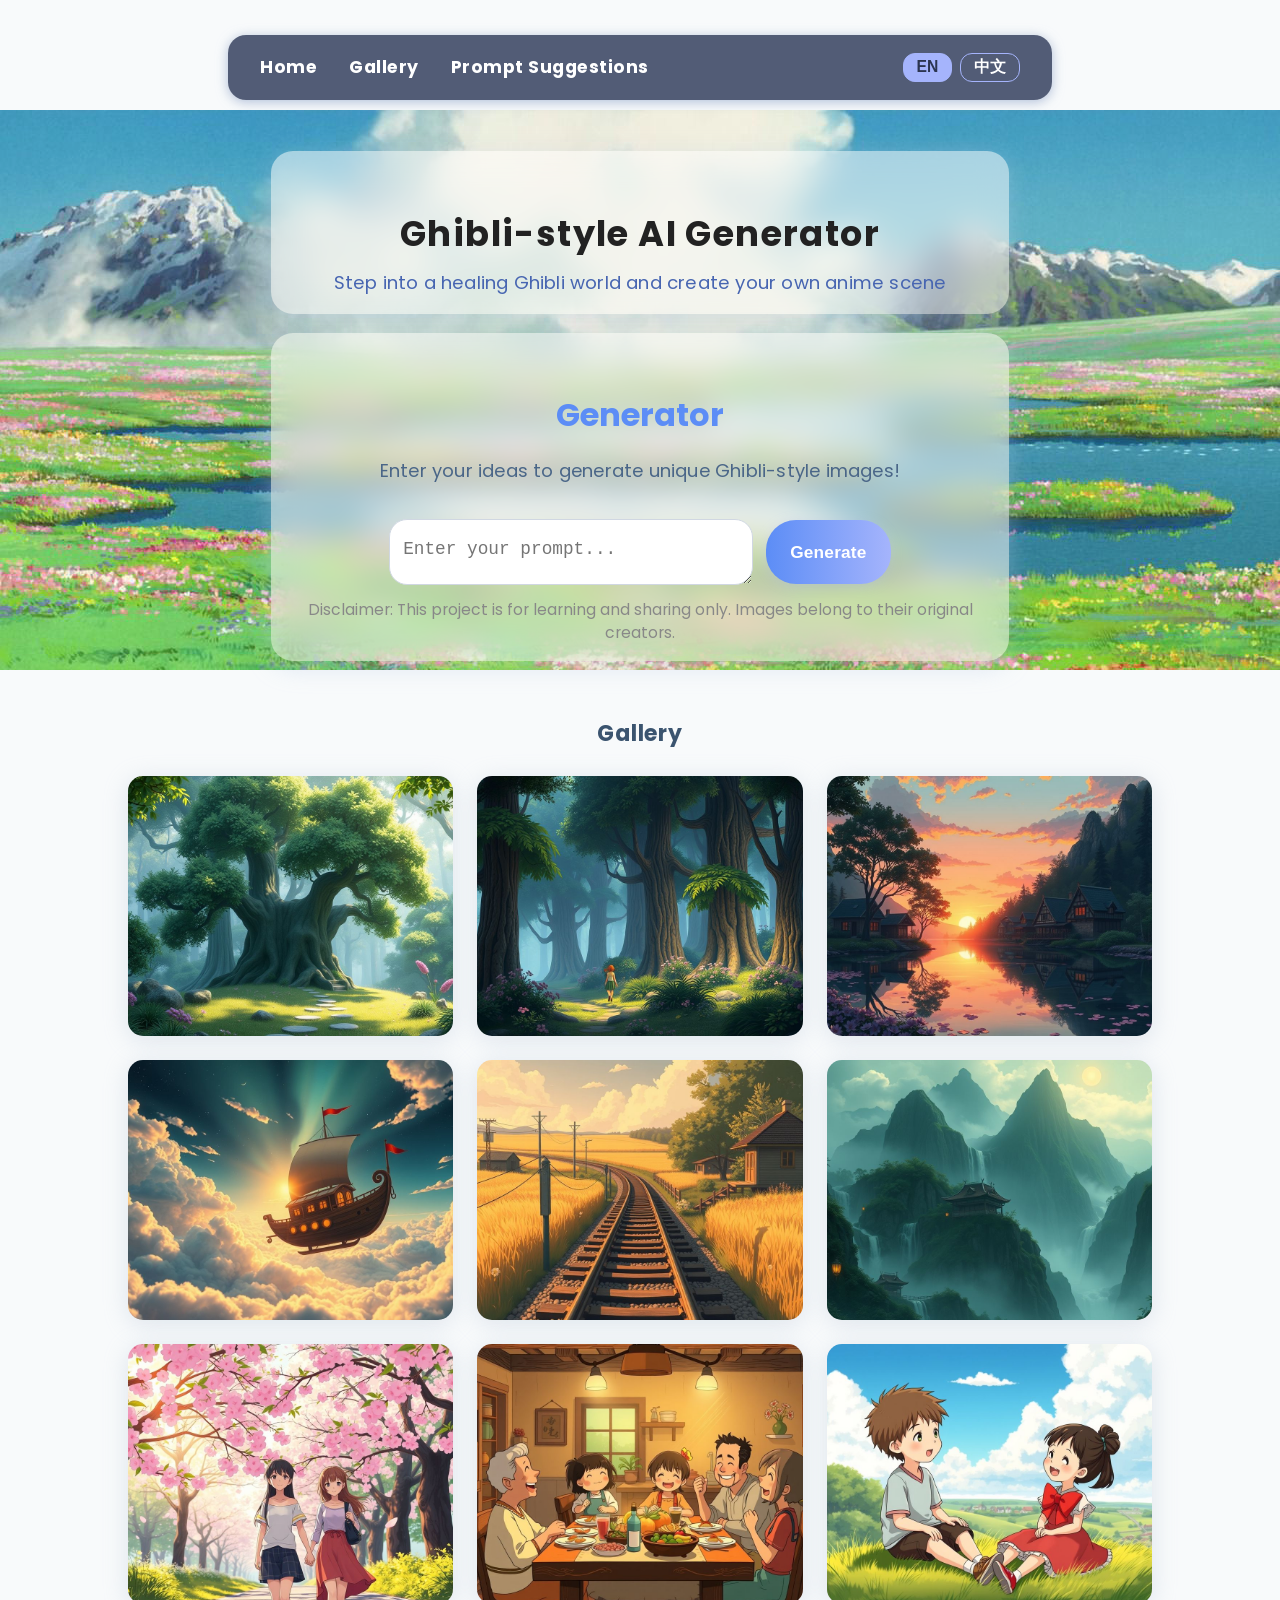
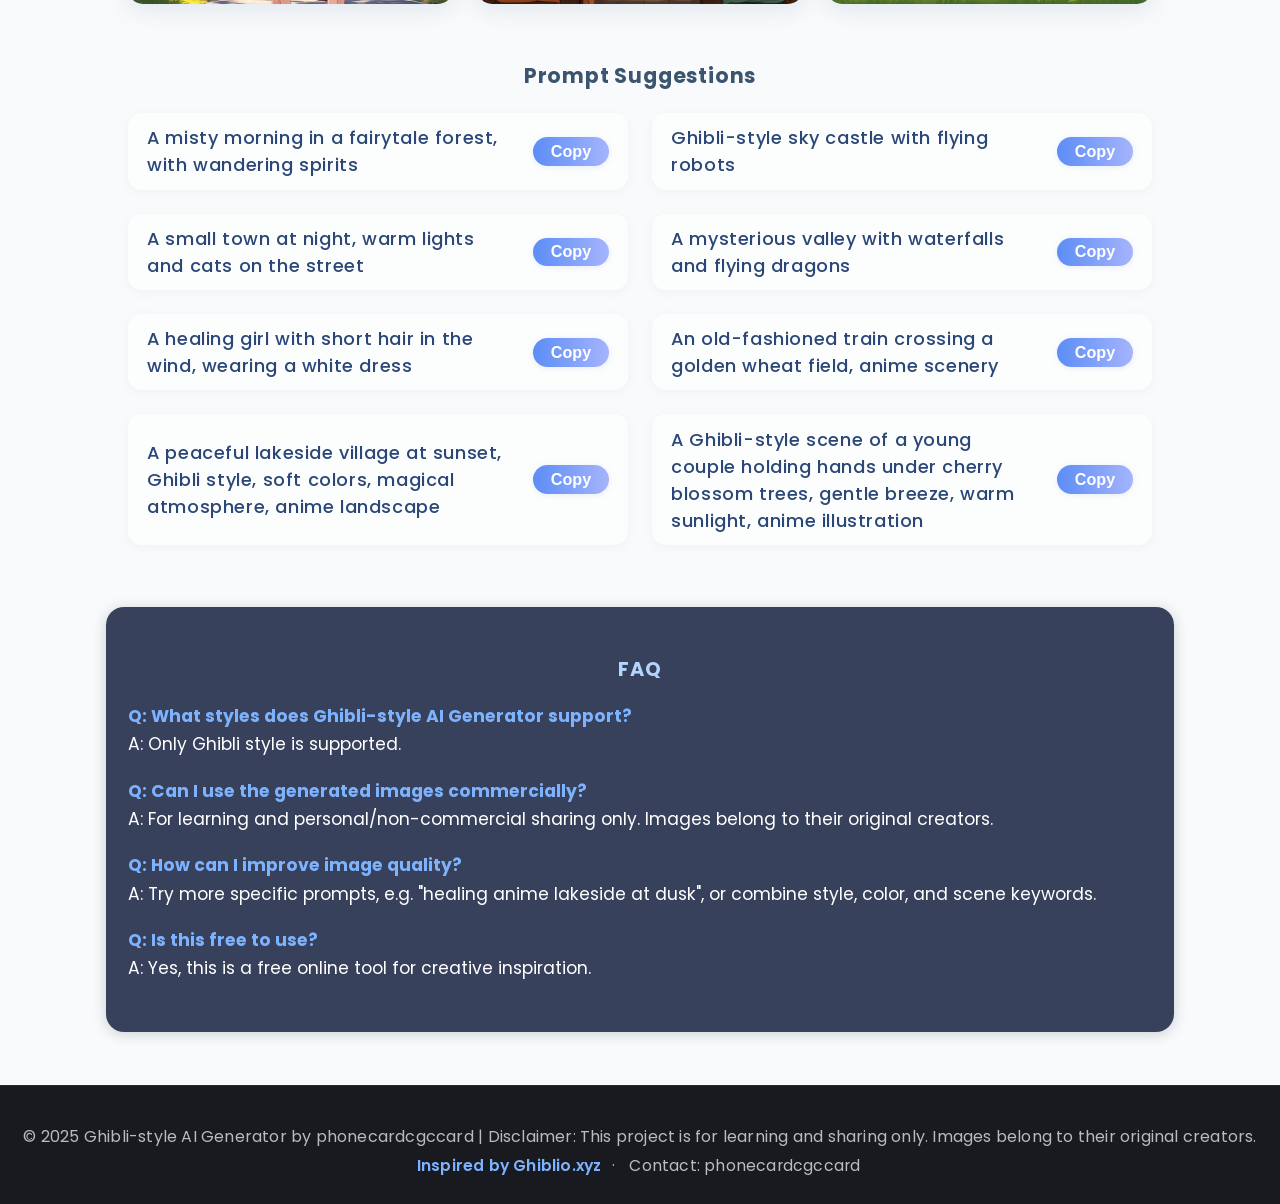
<file: index.html>
<!DOCTYPE html>
<html lang="en">
<head>
  <meta charset="UTF-8" />
  <meta name="viewport" content="width=device-width,initial-scale=1.0" />
  <!-- 标题i18n -->
  <title data-i18n="title">Ghibli-style AI Generator</title>
  <link rel="stylesheet" href="assets/css/style.min.css" />
  <link href="https://fonts.googleapis.com/css?family=Poppins:400,600&display=swap" rel="stylesheet">
    <!-- Google AdSense 广告代码开始 -->
  <script async src="https://pagead2.googlesyndication.com/pagead/js/adsbygoogle.js?client=ca-pub-9162895364766370"
     crossorigin="anonymous"></script>
  <!-- Google AdSense 广告代码结束 -->
  <style>
    /* ...所有原有样式未更动... */
    body {
      font-family: 'Poppins', Arial, sans-serif;
      margin: 0;
      color: #222;
      background: #f8fafb;
      min-height: 100vh;
    }
    .hero-bg {
      position: absolute;
      top: 110px;
      left: 0;
      width: 100vw;
      height: 560px;
      z-index: 0;
      pointer-events: none;
      background: url('assets/img/ghibli-bg.jpg') center top/cover no-repeat;
      opacity: 0.89;
      filter: blur(0.5px) saturate(1.08);
    }
    .brand-glass, .generator-glass {
      max-width: 700px;
      margin: 0 auto;
      background: rgba(255,255,255,0.52);
      backdrop-filter: blur(15px);
      border-radius: 22px;
      box-shadow: 0 6px 24px 0 #b4cbe966;
      padding: 2rem 1.2rem 1.1rem 1.2rem;
      position: relative;
      z-index: 2;
      text-align: center;
    }
    .brand-glass {
      margin-top: 3.2rem;
      margin-bottom: 1.2rem;
    }
    .brand-glass h1 {
      font-size: 2.2rem;
      font-weight: 700;
      letter-spacing: 1.4px;
      margin-bottom: 0.6rem;
    }
    .brand-glass p {
      color: #4765b1;
      font-size: 1.15rem;
      margin: 0;
      letter-spacing: 0.2px;
    }
    .generator-glass {
      margin-top: 0;
      margin-bottom: 2.2rem;
      display: flex;
      flex-direction: column;
      align-items: center;
      justify-content: center;
    }
    .generator-glass h2 {
      margin-bottom: 1.1rem;
      color: #5c8df6;
      font-size: 2rem;
      font-weight: 700;
      text-align: center;
      width: 100%;
    }
    .generator-glass p {
      margin: 0 0 1.1rem 0;
      color: #4a6688;
      font-size: 1.13rem;
      letter-spacing: 0.2px;
    }
    .generator-glass form {
      margin: 1.1rem 0 0 0;
      display: flex;
      gap: 0.5rem;
      width: 100%;
      max-width: 520px;
      justify-content: center;
      align-items: flex-start;
    }
    #prompt-input {
      width: 70%;
      min-width: 140px;
      max-width: 450px;
      min-height: 3.5em;
      height: 3.7em;
      padding: 0.94rem 0.8rem;
      border-radius: 18px;
      border: 1px solid #d0d7e2;
      font-size: 1.11rem;
      resize: vertical;
      line-height: 1.6;
      box-sizing: border-box;
    }
    .btn {
      background: linear-gradient(90deg, #5c8df6, #a5b4fc);
      color: #fff;
      padding: 0.7rem 1.5rem;
      border: none;
      border-radius: 30px;
      font-weight: 600;
      font-size: 1.08rem;
      letter-spacing: 0.2px;
      transition: box-shadow 0.19s, transform 0.19s, background 0.19s;
      box-shadow: 0 2px 12px #a5b4fc44;
      cursor: pointer;
      margin-top: 0.07em;
      height: 3.7em;
      display: flex;
      align-items: center;
    }
    .btn:hover {
      background: linear-gradient(90deg, #a5b4fc, #5c8df6);
      box-shadow: 0 4px 18px #a5b4fc66;
      transform: translateY(-2px) scale(1.04);
    }
    #result-image-wrap {
      margin-top: 1.6rem;
      width: 100%;
      display: flex;
      flex-direction: column;
      align-items: center;
      justify-content: center;
    }
    #result-image {
      width: 100%;
      max-width: 80vw;
      height: auto;
      border-radius: 18px;
      box-shadow: 0 7px 32px #a5b4fc66;
      margin-bottom: 1.1rem;
      background: #f8fafb;
      display: block;
      margin-left: auto;
      margin-right: auto;
      object-fit: contain;
      /* 保持居中和最大化 */
    }
    .generator-btn-row {
      display: flex;
      gap: 1.2rem;
      justify-content: center;
    }
    .generator-btn-row button {
      min-width: 120px;
      font-size: 1.04rem;
      padding: 0.6rem 1.3rem;
    }
    .ai-disclaimer {
      font-size:0.98rem;
      color:#888;
      margin-top:0.8rem;
    }
    @media (max-width: 1200px) {
      .brand-glass, .generator-glass, .gallery-grid, .prompts-list, #result-image { max-width: 95vw; }
    }
    @media (max-width: 900px) {
      .brand-glass, .generator-glass, .gallery-grid, .prompts-list { max-width: 99vw; }
      #result-image { max-width: 99vw; }
      .generator-glass form { max-width: 98vw; }
    }
    @media (max-width: 700px) {
      .brand-glass, .generator-glass { padding: 1.1rem 0.2rem; }
      .generator-glass h2 { font-size: 1.22rem; }
      .hero-bg { height: 400px; }
      #result-image { width: 99vw; max-width: 99vw; }
      #prompt-input { max-width: 99vw; }
      .gallery-grid, .prompts-list { max-width: 99vw; }
    }
    /* Gallery九宫格，占满屏80% */
    #gallery {
      margin: 3.5rem 0 2.5rem 0;
    }
    #gallery h2 {
      text-align: center;
      margin-bottom: 1.6rem;
      font-size: 1.38rem;
      color: #3b546f;
      letter-spacing: 0.8px;
    }
    .gallery-grid {
      display: grid;
      grid-template-columns: repeat(3, 1fr);
      gap: 1.5rem;
      max-width: min(1100px, 80vw);
      margin: 0 auto;
      padding: 0;
    }
    .gallery-grid img {
      width: 100%;
      height: 22vw;
      max-height: 260px;
      min-height: 140px;
      object-fit: cover;
      border-radius: 15px;
      box-shadow: 0 4px 24px 0 #a8b9d055;
      transition: transform 0.18s, box-shadow 0.18s;
      background: #e9eef5;
      cursor: pointer;
    }
    .gallery-grid img:hover {
      transform: scale(1.06);
      box-shadow: 0 7px 32px #a5b4fc66;
    }
    @media (max-width: 1000px) {
      .gallery-grid { grid-template-columns: repeat(2, 1fr); }
      .gallery-grid img { height: 30vw; }
    }
    @media (max-width: 700px) {
      .gallery-grid { grid-template-columns: 1fr; }
      .gallery-grid img { height: 50vw; min-height: 90px; }
    }
    /* Prompt两列排列，宽度同gallery */
    #prompts {
      margin: 3.5rem 0 2.5rem 0;
    }
    #prompts h2 {
      text-align: center;
      margin-bottom: 1.4rem;
      font-size: 1.28rem;
      color: #3b546f;
      letter-spacing: 0.8px;
    }
    .prompts-list {
      display: grid;
      grid-template-columns: 1fr 1fr;
      gap: 1.1rem 1.5rem;
      max-width: min(1100px, 80vw);
      margin: 0 auto;
      padding: 0;
    }
    @media (max-width: 700px) {
      .prompts-list { grid-template-columns: 1fr; gap: 0.7rem; }
    }
    .prompt-card {
      background: rgba(255,255,255,0.67);
      border-radius: 14px;
      box-shadow: 0 2px 10px #b4cbe922;
      display: flex;
      align-items: center;
      padding: 0.7rem 1.2rem;
      font-size: 1.12rem;
      justify-content: space-between;
    }
    .prompt-text {
      margin-right: 1.1rem;
      color: #2b4778;
      font-weight: 500;
      letter-spacing: 0.6px;
      flex: 1 1 auto;
    }
    .copy-btn {
      background: linear-gradient(90deg, #5c8df6, #a5b4fc);
      color: #fff;
      border: none;
      border-radius: 24px;
      padding: 0.3rem 1.1rem;
      font-weight: 600;
      cursor: pointer;
      transition: background 0.18s, box-shadow 0.15s;
      font-size: 1.01rem;
      box-shadow: 0 1px 6px #cbd9f066;
      flex-shrink: 0;
    }
    .copy-btn:hover {
      background: linear-gradient(90deg, #a5b4fc, #5c8df6);
    }
    /* FAQ块，深色毛玻璃 */
    .faq-section {
      margin: 3.5rem auto 2.5rem auto;
      max-width: min(1100px, 80vw);
      background: rgba(30,40,70,0.88);
      border-radius: 18px;
      box-shadow: 0 2px 14px #1c2a4533;
      padding: 2rem 1.4rem;
      font-size: 1.08rem;
      color: #fff;
    }
    .faq-section h2 {
      text-align: center;
      margin-bottom: 1.1rem;
      color: #b3d4fc;
      font-size: 1.22rem;
      letter-spacing: 1px;
    }
    .faq-list {
      margin: 0;
      padding: 0;
      list-style: none;
    }
    .faq-list li {
      margin-bottom: 1.1rem;
      line-height: 1.65;
    }
    .faq-list li strong {
      color: #7db2ff;
    }
    /* 页脚黑色背景 */
    footer {
      text-align: center;
      color: #bbb;
      font-size: 1rem;
      background: #181a20;
      border-radius: 0;
      box-shadow: none;
      padding: 2.1rem 0 1.4rem 0;
      margin: 3.3rem 0 0 0;
      max-width: unset;
      border-top: 1px solid #26292f;
      letter-spacing: .2px;
      transition: background .2s;
      z-index: 4;
      position: relative;
    }
    .footer-main, .footer-links {
      color: #bbb;
      margin: 0.3rem 0;
    }
    .footer-main a, .footer-links a {
      color: #7db2ff;
      text-decoration: none;
      margin: 0 0.12rem;
    }
    .footer-main a:hover, .footer-links a:hover {
      color: #4b7bec;
      text-decoration: underline;
    }
    .footer-links span {
      color: #bdbdbd;
      margin: 0 0.3rem;
    }
  </style>
</head>
<body>
  <div class="hero-bg"></div>
  <nav>
    <a href="#" data-i18n="navHome">Home</a>
    <a href="#gallery" data-i18n="navGallery">Gallery</a>
    <a href="#prompts" data-i18n="navPrompts">Prompt Suggestions</a>
    <div class="lang-switch">
      <button id="lang-en" class="lang-btn active" aria-label="English">EN</button>
      <button id="lang-zh" class="lang-btn" aria-label="中文">中文</button>
    </div>
  </nav>

  <!-- 品牌名毛玻璃卡片 -->
  <div class="brand-glass">
    <h1 data-i18n="title">Ghibli-style AI Generator</h1>
    <p data-i18n="subtitle">Step into a healing Ghibli world and create your own anime scene</p>
  </div>

  <!-- 生成器毛玻璃卡片，与品牌卡片同宽且正下方 -->
  <div class="generator-glass">
    <h2 data-i18n="generatorTitle">Ghibli Style AI Art Generator</h2>
    <p data-i18n="generatorHint">Enter your ideas to generate unique Ghibli-style images!</p>
    <form id="prompt-form">
      <textarea id="prompt-input" placeholder="Enter your prompt..." aria-label="Prompt" rows="3"></textarea>
      <button class="btn" type="submit" data-i18n="generateBtn" aria-label="Generate">Generate</button>
    </form>
    <div id="generate-loading" style="display:none;" data-i18n="generating">Generating...</div>
    <div id="generate-error" style="display:none;color:red;"></div>
    <div id="result-image-wrap" style="display:none;">
      <img id="result-image" alt="AI生成图片"/>
      <div class="generator-btn-row">
        <button id="regenerate-btn" style="display:none;" data-i18n="regenerateBtn">Regenerate</button>
        <button id="save-image-btn" style="display:none;" data-i18n="saveImageBtn">Save Image</button>
      </div>
    </div>
    <div class="ai-disclaimer">
      <span data-i18n="disclaimer">Disclaimer: This project is for learning and sharing only. Images belong to their original creators.</span>
    </div>
  </div>

  <main>
    <section id="gallery">
      <h2 data-i18n="galleryTitle">Gallery</h2>
      <div class="gallery-grid">
        <img src="assets/img/gallery1.jpg" alt="Ghibli风格：森林精灵晨雾插画">
        <img src="assets/img/gallery2.jpg" alt="吉卜力风格：天空之城飞行机器人">
        <img src="assets/img/gallery3.jpg" alt="夜晚小镇与猫，动漫场景">
        <img src="assets/img/gallery4.jpg" alt="神秘山谷与飞龙插画">
        <img src="assets/img/gallery5.jpg" alt="治愈系少女风中白裙">
        <img src="assets/img/gallery6.jpg" alt="复古火车穿越金色麦田">
        <img src="assets/img/gallery7.jpg" alt="湖畔村庄的日落风景">
        <img src="assets/img/gallery8.jpg" alt="樱花树下的情侣动漫插画">
        <img src="assets/img/gallery9.jpg" alt="新的吉卜力风格插画">
      </div>
    </section>

    <section id="prompts">
      <h2 data-i18n="promptSuggestions">Prompt Suggestions</h2>
      <div class="prompts-list">
        <div class="prompt-card">
          <span class="prompt-text" data-i18n="prompt1">A misty morning in a fairytale forest, with wandering spirits</span>
          <button class="copy-btn" data-i18n="copyBtn" onclick="copyPrompt(this)" aria-label="Copy Prompt">Copy</button>
        </div>
        <div class="prompt-card">
          <span class="prompt-text" data-i18n="prompt2">Ghibli-style sky castle with flying robots</span>
          <button class="copy-btn" data-i18n="copyBtn" onclick="copyPrompt(this)" aria-label="Copy Prompt">Copy</button>
        </div>
        <div class="prompt-card">
          <span class="prompt-text" data-i18n="prompt3">A small town at night, warm lights and cats on the street</span>
          <button class="copy-btn" data-i18n="copyBtn" onclick="copyPrompt(this)" aria-label="Copy Prompt">Copy</button>
        </div>
        <div class="prompt-card">
          <span class="prompt-text" data-i18n="prompt4">A mysterious valley with waterfalls and flying dragons</span>
          <button class="copy-btn" data-i18n="copyBtn" onclick="copyPrompt(this)" aria-label="Copy Prompt">Copy</button>
        </div>
        <div class="prompt-card">
          <span class="prompt-text" data-i18n="prompt5">A healing girl with short hair in the wind, wearing a white dress</span>
          <button class="copy-btn" data-i18n="copyBtn" onclick="copyPrompt(this)" aria-label="Copy Prompt">Copy</button>
        </div>
        <div class="prompt-card">
          <span class="prompt-text" data-i18n="prompt6">An old-fashioned train crossing a golden wheat field, anime scenery</span>
          <button class="copy-btn" data-i18n="copyBtn" onclick="copyPrompt(this)" aria-label="Copy Prompt">Copy</button>
        </div>
        <div class="prompt-card">
          <span class="prompt-text" data-i18n="prompt7">A peaceful lakeside village at sunset, Ghibli style, soft colors, magical atmosphere, anime landscape</span>
          <button class="copy-btn" data-i18n="copyBtn" onclick="copyPrompt(this)" aria-label="Copy Prompt">Copy</button>
        </div>
        <div class="prompt-card">
          <span class="prompt-text" data-i18n="prompt8">A Ghibli-style scene of a young couple holding hands under cherry blossom trees, gentle breeze, warm sunlight, anime illustration</span>
          <button class="copy-btn" data-i18n="copyBtn" onclick="copyPrompt(this)" aria-label="Copy Prompt">Copy</button>
        </div>
      </div>
    </section>

    <section class="faq-section">
      <h2 data-i18n="faqTitle">FAQ</h2>
      <ul class="faq-list">
        <li><strong data-i18n="faqQ1">Q: What styles does Ghibli-style AI Generator support?</strong><br>
        <span data-i18n="faqA1">A: Only Ghibli style is supported.</span></li>
        <li><strong data-i18n="faqQ2">Q: Can I use the generated images commercially?</strong><br>
        <span data-i18n="faqA2">A: For learning and personal/non-commercial sharing only. Images belong to their original creators.</span></li>
        <li><strong data-i18n="faqQ3">Q: How can I improve image quality?</strong><br>
        <span data-i18n="faqA3">A: Try more specific prompts, e.g. "healing anime lakeside at dusk", or combine style, color, and scene keywords.</span></li>
        <li><strong data-i18n="faqQ4">Q: Is this free to use?</strong><br>
        <span data-i18n="faqA4">A: Yes, this is a free online tool for creative inspiration.</span></li>
      </ul>
    </section>
  </main>

  <footer>
    <div class="footer-main">
      <span>&copy; 2025 Ghibli-style AI Generator by phonecardcgccard</span>
      <span> | </span>
      <span data-i18n="disclaimer">Disclaimer: This project is for learning and sharing only. Images belong to their original creators.</span>
    </div>
    <div class="footer-links">
      <a href="https://ghiblio.xyz/" target="_blank" data-i18n="footerInspired">Inspired by Ghiblio.xyz</a>
      <span> · </span>
      <span data-i18n="footerContact">Contact: phonecardcgccard</span>
    </div>
  </footer>
  <script>
    function copyPrompt(btn){
      var text = btn.parentElement.querySelector('.prompt-text').innerText;
      navigator.clipboard.writeText(text);
      btn.innerText = 'Copied!';
      setTimeout(function(){btn.innerText='Copy';},1200);
    }
  </script>
  <script src="assets/js/i18n.js"></script>
  <script src="assets/js/main.js"></script>
</body>
</html>
</file>
<file: assets/css/style.min.css>
@import url('https://fonts.googleapis.com/css?family=Poppins:400,600&display=swap');
body{font-family:'Poppins',Arial,sans-serif;margin:0;color:#222;background:#f8fafb;min-height:100vh}
.bg-wrap{width:100%;height:62vh;min-height:380px;max-height:520px;position:absolute;left:0;right:0;top:0;z-index:0;overflow:hidden;pointer-events:none;}
.ghibli-bg{
  width: 100vw;
  height: 100%;
  background: url('/ghiblioNEW/assets/img/ghibli-bg.jpg') center top/cover no-repeat;
  opacity: 0.92;
  filter: blur(0.5px) saturate(1.08);
}
nav{background:rgba(46,58,89,.82);padding:1.1rem 2rem;color:#fff;display:flex;gap:2rem;border-radius:18px;box-shadow:0 2px 12px #8ba1c8aa;max-width:760px;margin:2.2rem auto 0 auto;position:relative;z-index:2;font-size:1.09rem;align-items:center}
nav a{color:#fff;text-decoration:none;font-weight:bold;letter-spacing:.5px;transition:color .2s}
nav a:hover{color:#ffb347}.lang-switch{margin-left:auto;display:flex;gap:.4rem}.lang-btn{background:transparent;border:1px solid #a5b4fc;color:#fff;border-radius:12px;font-size:.98rem;padding:.2rem .8rem;margin-left:.12rem;cursor:pointer;font-weight:600;transition:background .15s,color .15s}
.lang-btn.active,.lang-btn:hover{background:#a5b4fc;color:#2c3550}header{text-align:center;margin:3.6rem auto 1.7rem auto;background:rgba(255,255,255,.52);backdrop-filter:blur(15px);-webkit-backdrop-filter:blur(15px);border-radius:22px;box-shadow:0 6px 24px 0 #b4cbe966;max-width:680px;padding:2.1rem 1.2rem 1.3rem 1.2rem;position:relative;z-index:2}header h1{font-weight:600;font-size:2.2rem;margin-bottom:.7rem;letter-spacing:1.5px}header p{color:#4765b1;font-size:1.15rem;margin:0}main{position:relative;z-index:2;max-width:1100px;margin:0 auto 0 auto}#generator{display:flex;justify-content:center;margin:2.5rem 0 2.2rem 0}.tool-card{background:rgba(255,255,255,.70);backdrop-filter:blur(16px);-webkit-backdrop-filter:blur(16px);border-radius:22px;box-shadow:0 4px 28px rgba(0,0,0,.12);padding:2.2rem 2.2rem 1.5rem 2.2rem;text-align:center;width:340px;max-width:95vw}.tool-card h2{margin-bottom:.6rem;color:#5c8df6;font-size:1.28rem}.tool-card form{margin-top:1.1rem;display:flex;gap:.5rem;justify-content:center;align-items:center}.btn{background:linear-gradient(90deg,#5c8df6,#a5b4fc);color:#fff;padding:.7rem 1.5rem;border:none;border-radius:30px;margin:0 0 0 .3rem;text-decoration:none;font-weight:600;font-size:1.02rem;letter-spacing:.2px;transition:box-shadow .19s,transform .19s,background .19s;box-shadow:0 2px 12px #a5b4fc44;cursor:pointer}.btn:disabled{opacity:.7;cursor:not-allowed}.btn:hover{background:linear-gradient(90deg,#a5b4fc,#5c8df6);box-shadow:0 4px 18px #a5b4fc66;transform:translateY(-2px) scale(1.04)}#generate-loading{margin-top:1rem;font-size:1.08rem;color:#5c8df6}#generate-error{margin-top:.7rem;font-size:1rem;color:#c00}#result-image-wrap{margin-top:1.3rem}#result-image{max-width:340px;border-radius:14px;box-shadow:0 2px 18px #b4cbe966}#regenerate-btn,#save-image-btn{display:none;margin:0 .5em .5em 0;padding:.4em 1.2em;background:#f6e4a4;border:none;border-radius:27px;color:#3b546f;font-weight:600;cursor:pointer;transition:background .15s}#regenerate-btn:hover,#save-image-btn:hover{background:#ffeeb0}#gallery{margin:3.5rem 0 2.5rem 0}#gallery h2{text-align:center;margin-bottom:1.6rem;font-size:1.38rem;color:#3b546f;letter-spacing:.8px}.gallery-grid{display:grid;grid-template-columns:repeat(auto-fit,minmax(190px,1fr));gap:1.3rem;max-width:950px;margin:0 auto;padding:0 1rem}.gallery-grid img{width:100%;height:155px;object-fit:cover;border-radius:15px;box-shadow:0 4px 24px 0 #a8b9d055;transition:transform .18s,box-shadow .18s;background:#e9eef5;cursor:pointer}.gallery-grid img:hover{transform:scale(1.06);box-shadow:0 7px 32px #a5b4fc66}.img-modal{position:fixed;left:0;top:0;width:100vw;height:100vh;z-index:1000;display:flex;align-items:center;justify-content:center;animation:fadeIn .2s}.img-modal-bg{position:absolute;left:0;top:0;width:100vw;height:100vh;background:rgba(44,52,70,.82);backdrop-filter:blur(2px)}.img-modal-img{max-width:90vw;max-height:80vh;border-radius:16px;box-shadow:0 8px 40px #444a;position:relative;z-index:1;background:#f8fafb}.img-modal-close{position:absolute;right:4vw;top:4vh;color:#fff;font-size:2.8rem;font-weight:bold;z-index:2;cursor:pointer;text-shadow:0 2px 8px #222c;transition:color .18s}.img-modal-close:hover{color:#ffb347}@keyframes fadeIn{from{opacity:0}to{opacity:1}}#prompts{margin:3.5rem 0 2.5rem 0}#prompts h2{text-align:center;margin-bottom:1.4rem;font-size:1.28rem;color:#3b546f;letter-spacing:.8px}.prompts-list{display:flex;flex-wrap:wrap;gap:1.2rem;justify-content:center;max-width:900px;margin:0 auto;padding:0 1rem}.prompt-card{background:rgba(255,255,255,.67);border-radius:14px;box-shadow:0 2px 10px #b4cbe922;display:flex;align-items:center;padding:.6rem 1.1rem;font-size:1.04rem;margin-bottom:.4rem}.prompt-text{margin-right:1.1rem;color:#2b4778;font-weight:500;letter-spacing:.6px}.copy-btn{background:linear-gradient(90deg,#5c8df6,#a5b4fc);color:#fff;border:none;border-radius:24px;padding:.3rem 1.1rem;font-weight:600;cursor:pointer;transition:background .18s,box-shadow .15s;font-size:.96rem;box-shadow:0 1px 6px #cbd9f066}.copy-btn.copied{background:linear-gradient(90deg,#ffeeb0,#ffd36c);color:#3b546f}.copy-btn:hover{background:linear-gradient(90deg,#a5b4fc,#5c8df6)}footer{text-align:center;color:#566;font-size:1rem;background:rgba(255,255,255,.62);backdrop-filter:blur(8px);-webkit-backdrop-filter:blur(8px);border-radius:15px;box-shadow:0 2px 12px #b4cbe933;max-width:780px;margin:3.5rem auto 1.8rem auto;padding:1.2rem .8rem 1rem .8rem;position:relative;z-index:2}.footer-main{margin-bottom:.3rem}.footer-main a,.footer-links a{color:#5c8df6;text-decoration:none;font-weight:600;margin:0 .12rem}.footer-main a:hover,.footer-links a:hover{color:#ffb347;text-decoration:underline}.footer-links{font-size:.98rem;color:#7a8eae;margin-top:.1rem}.footer-links span{color:#bdbdbd;margin:0 .3rem}.ai-disclaimer{font-size:.96rem;color:#888;margin-top:.6rem}@media (max-width:820px){nav,header,main,footer{max-width:99vw}.gallery-grid{grid-template-columns:repeat(auto-fit,minmax(135px,1fr));gap:.7rem}.tool-card{padding:1.2rem .5rem;width:99vw}}@media (max-width:600px){nav{flex-direction:column;gap:.7rem;padding:.7rem .5rem;font-size:.98rem}header{padding:1.2rem .4rem .9rem .4rem;margin:2.2rem auto 1.1rem auto}.gallery-grid img{height:94px}.prompts-list{flex-direction:column;gap:.5rem;padding:0 .2rem}.prompt-card{font-size:.97rem;padding:.5rem .6rem}footer{padding:.8rem .1rem .7rem .1rem;margin:2rem auto 1.2rem auto;font-size:.99rem}}
</file>
